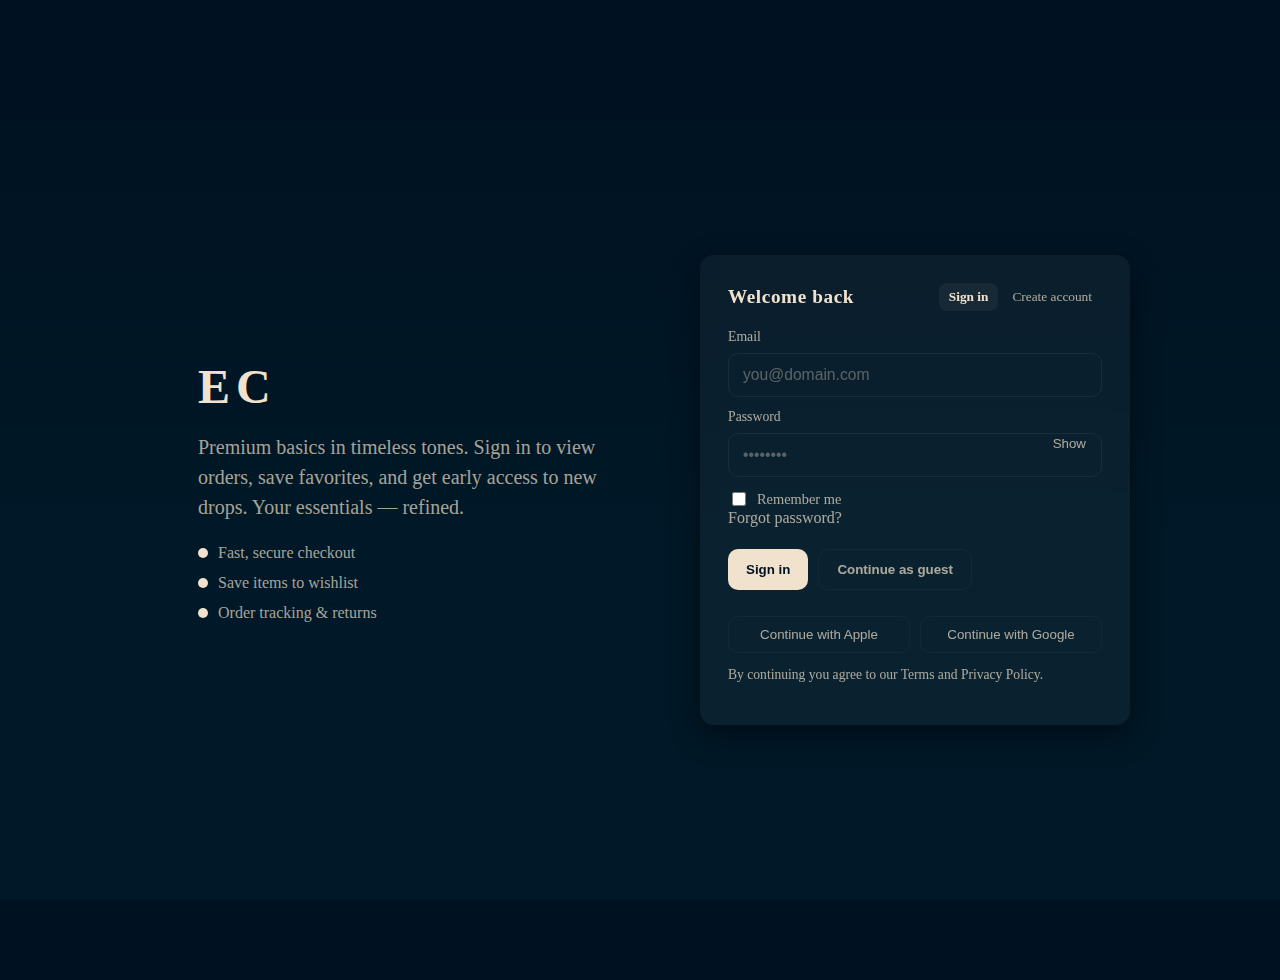
<file: account.html>
<!DOCTYPE html>
<html lang="en">
  <head>
    <meta charset="UTF-8" />
    <meta name="viewport" content="width=device-width, initial-scale=1.0" />
    <title>EC — Account</title>
    <link rel="stylesheet" href="css/account.css" />
  </head>
  <body>
    <main class="account-wrap" id="accountWrap" aria-live="polite">
      <!-- Left editorial -->
      <section class="account-hero" aria-hidden="true">
        <div class="brand">EC</div>
        <div class="lead">
          Premium basics in timeless tones. Sign in to view orders, save
          favorites, and get early access to new drops. Your essentials —
          refined.
        </div>

        <div class="benefits">
          <div class="benefit">
            <span class="dot"></span>
            <div>Fast, secure checkout</div>
          </div>
          <div class="benefit">
            <span class="dot"></span>
            <div>Save items to wishlist</div>
          </div>
          <div class="benefit">
            <span class="dot"></span>
            <div>Order tracking & returns</div>
          </div>
        </div>
      </section>

      <!-- Panel -->
      <aside class="account-panel" aria-labelledby="panelTitle">
        <div class="panel-head">
          <div class="panel-title" id="panelTitle">Welcome back</div>
          <div class="toggle-links" role="tablist" aria-label="Authentication">
            <button
              id="tab-signin"
              class="active"
              role="tab"
              aria-selected="true"
            >
              Sign in
            </button>
            <button id="tab-signup" role="tab" aria-selected="false">
              Create account
            </button>
          </div>
        </div>

        <!-- Sign in form -->
        <form id="form-signin" novalidate>
          <div class="field">
            <label for="si-email">Email</label>
            <input
              id="si-email"
              name="email"
              type="email"
              placeholder="you@domain.com"
              required
            />
          </div>

          <div class="field pw-wrap">
            <label for="si-password">Password</label>
            <input
              id="si-password"
              name="password"
              type="password"
              placeholder="••••••••"
              required
              minlength="6"
            />
            <button
              type="button"
              class="pw-toggle"
              data-target="si-password"
              aria-label="Show password"
            >
              Show
            </button>
          </div>

          <div class="actions">
            <div class="secondary">
              <label
                style="
                  display: flex;
                  align-items: center;
                  gap: 8px;
                  cursor: pointer;
                "
              >
                <input
                  id="remember"
                  type="checkbox"
                  style="width: 14px; height: 14px; accent-color: #f0e2cc"
                />
                <span style="font-size: 0.9rem; color: var(--muted)"
                  >Remember me</span
                >
              </label>
            </div>

            <div>
              <a class="muted-link" href="#" id="forgotLink"
                >Forgot password?</a
              >
            </div>
          </div>

          <div class="form-actions">
            <button type="submit" class="btn">Sign in</button>
            <button type="button" class="btn ghost" id="guestBtn">
              Continue as guest
            </button>
          </div>

          <div
            id="si-error"
            class="form-error"
            role="status"
            aria-live="polite"
            hidden
          ></div>

          <div class="socials">
            <button type="button">Continue with Apple</button>
            <button type="button">Continue with Google</button>
          </div>
        </form>

        <!-- Sign up form -->
        <form id="form-signup" style="display: none" novalidate>
          <div class="row">
            <div class="field">
              <label for="su-first">First name</label>
              <input
                id="su-first"
                name="first"
                type="text"
                placeholder="First"
                required
              />
            </div>
            <div class="field">
              <label for="su-last">Last name</label>
              <input
                id="su-last"
                name="last"
                type="text"
                placeholder="Last"
                required
              />
            </div>
          </div>

          <div class="field">
            <label for="su-email">Email</label>
            <input
              id="su-email"
              name="email"
              type="email"
              placeholder="you@domain.com"
              required
            />
          </div>

          <div class="field pw-wrap">
            <label for="su-password">Create password</label>
            <input
              id="su-password"
              name="password"
              type="password"
              placeholder="••••••••"
              required
              minlength="6"
            />
            <button
              type="button"
              class="pw-toggle"
              data-target="su-password"
              aria-label="Show password"
            >
              Show
            </button>
          </div>

          <div class="field">
            <label for="su-news">Subscribe</label>
            <select id="su-news">
              <option value="no">No thanks</option>
              <option value="yes">Yes — share exclusive updates</option>
            </select>
          </div>

          <div class="form-actions">
            <button type="submit" class="btn">Create account</button>
            <button type="button" class="btn ghost" id="cancelSignup">
              Cancel
            </button>
          </div>

          <div
            id="su-error"
            class="form-error"
            role="status"
            aria-live="polite"
            hidden
          ></div>
        </form>

        <p class="terms">
          By continuing you agree to our
          <a class="muted-link" href="#">Terms</a> and
          <a class="muted-link" href="#">Privacy Policy</a>.
        </p>
      </aside>
    </main>

    <script src="js/account.js"></script>
  </body>
</html>
</file>
<file: css/account.css>
:root {
  --bg-color: #001121;
  --panel: rgba(255, 255, 255, 0.04);
  --accent: #f0e2cc;
  --muted: rgba(240, 226, 204, 0.7);
  --radius: 14px;
  --glass-blur: 8px;
  --max-width: 980px;
}

html,
body {
  height: 100%;
}
body {
  margin: 0;
  font-family: "Times New Roman", Times, serif;
  background: linear-gradient(180deg, #001121 0%, #001827 60%);
  color: var(--accent);
  display: flex;
  align-items: center;
  justify-content: center;
  padding: 40px 20px;
}

/* Layout */
.account-wrap {
  width: 100%;
  max-width: var(--max-width);
  display: grid;
  grid-template-columns: 1fr 430px;
  gap: 48px;
  align-items: center;
  opacity: 0;
  transform: translateY(12px);
  transition: opacity 0.6s ease, transform 0.6s ease;
}
.account-wrap.visible {
  opacity: 1;
  transform: none;
}

.account-hero {
  padding: 48px;
}
.brand {
  font-size: 48px;
  font-weight: 900;
  letter-spacing: 6px;
  margin-bottom: 18px;
}
.lead {
  font-size: 20px;
  color: var(--muted);
  margin-bottom: 22px;
  line-height: 1.5;
}
.benefits {
  display: grid;
  gap: 12px;
}
.benefit {
  display: flex;
  align-items: center;
  gap: 10px;
  color: var(--muted);
}
.dot {
  width: 10px;
  height: 10px;
  border-radius: 50%;
  background: var(--accent);
}

.account-panel {
  background: var(--panel);
  border-radius: var(--radius);
  padding: 28px;
  backdrop-filter: blur(var(--glass-blur));
  box-shadow: 0 10px 30px rgba(0, 0, 0, 0.45);
}

/* Panel */
.panel-head {
  display: flex;
  justify-content: space-between;
  align-items: center;
  margin-bottom: 18px;
}
.panel-title {
  font-size: 1.2rem;
  font-weight: 700;
  letter-spacing: 0.6px;
}
.toggle-links button {
  background: none;
  border: 0;
  color: var(--muted);
  cursor: pointer;
  font-family: inherit;
  padding: 6px 10px;
  border-radius: 8px;
}
.toggle-links button.active {
  background: rgba(240, 226, 204, 0.06);
  color: var(--accent);
  font-weight: 700;
}

/* Forms */
form {
  display: flex;
  flex-direction: column;
  gap: 12px;
}
.field {
  display: flex;
  flex-direction: column;
  gap: 8px;
}
label {
  font-size: 0.86rem;
  color: var(--muted);
}
input,
select {
  background: transparent;
  border: 1px solid rgba(255, 255, 255, 0.06);
  color: var(--accent);
  padding: 12px 14px;
  border-radius: 10px;
  font-size: 0.98rem;
}
input:focus {
  border-color: rgba(240, 226, 204, 0.18);
  box-shadow: 0 0 0 3px rgba(240, 226, 204, 0.05);
  outline: none;
}
input::placeholder {
  color: rgba(240, 226, 204, 0.35);
}

.pw-wrap {
  position: relative;
}
.pw-toggle {
  position: absolute;
  right: 10px;
  top: 50%;
  transform: translateY(-50%);
  background: none;
  border: 0;
  color: var(--muted);
  cursor: pointer;
}

/* Buttons */
.btn {
  background: var(--accent);
  color: #001121;
  border: 0;
  padding: 12px 18px;
  border-radius: 10px;
  cursor: pointer;
  font-weight: 700;
}
.btn.ghost {
  background: transparent;
  color: var(--muted);
  border: 1px solid rgba(255, 255, 255, 0.04);
}
.form-actions {
  display: flex;
  gap: 10px;
  margin-top: 10px;
}

.socials {
  display: flex;
  gap: 10px;
  margin-top: 14px;
}
.socials button {
  flex: 1;
  border-radius: 10px;
  background: transparent;
  color: var(--muted);
  border: 1px solid rgba(255, 255, 255, 0.04);
  padding: 10px;
  cursor: pointer;
}

.form-error {
  color: #ffb3b3;
  font-size: 0.9rem;
  margin-top: 4px;
}

.terms {
  font-size: 0.85rem;
  color: var(--muted);
  margin-top: 14px;
}
.muted-link {
  color: var(--muted);
  text-decoration: none;
}
.muted-link:hover {
  color: var(--accent);
}

@media (max-width: 980px) {
  .account-wrap {
    grid-template-columns: 1fr;
    padding: 0 10px;
  }
  .account-hero {
    order: 2;
    padding: 20px 0;
    text-align: center;
  }
}

/* ------------------- RESPONSIVE POLISHED VERSION ------------------- */

/* ✅ Base tweak for all screens under 1200px */
@media (max-width: 1200px) {
  body {
    padding: 30px 24px;
  }
  .account-wrap {
    gap: 40px;
  }
  .brand {
    font-size: 44px;
  }
  .lead {
    font-size: 18px;
  }
}

/* ✅ Tablet layout (≤ 992px) */
@media (max-width: 992px) {
  body {
    padding: 24px 16px;
  }

  .account-wrap {
    padding: 0;
    grid-template-columns: 1fr;
    gap: 40px;
    justify-items: center;
    justify-content: center;
  }

  .account-hero {
    display: none;
  }

  .brand {
    font-size: 42px;
    letter-spacing: 5px;
    margin-bottom: 10px;
  }

  .lead {
    font-size: 17px;
    margin-bottom: 18px;
  }

  .benefits {
    gap: 10px;
  }

  .benefit {
    justify-content: center;
    font-size: 0.95rem;
  }

  .account-panel {
    width: 100%;
    max-width: 420px;
    margin: 0 auto;
    padding: 26px;
  }

  .form-actions {
    flex-direction: column;
  }

  .socials {
    flex-direction: column;
  }

  .socials button {
    width: 100%;
  }
}

/* ✅ Mobile layout (≤ 768px) */
@media (max-width: 768px) {
  body {
    padding: 20px 12px;
  }

  .account-wrap {
    gap: 32px;
  }
  .account-hero {
    display: none;
  }

  .account-panel {
    max-width: 400px;
    padding: 22px 20px;
    border-radius: 12px;
  }

  .brand {
    font-size: 34px;
    letter-spacing: 3px;
  }

  .lead {
    font-size: 16px;
    line-height: 1.5;
  }

  .benefit {
    font-size: 0.9rem;
  }

  .panel-title {
    font-size: 1.05rem;
  }

  input,
  select {
    font-size: 0.95rem;
    padding: 10px 12px;
  }

  .btn {
    width: 100%;
    padding: 12px;
  }

  .form-actions {
    gap: 8px;
  }

  .terms {
    text-align: center;
  }
}

/* ✅ Small phones (≤ 576px) */
@media (max-width: 576px) {
  body {
    padding: 16px;
  }

  .account-wrap {
    gap: 28px;
  }

  .account-panel {
    padding: 18px;
    max-width: 95%;
  }

  .brand {
    font-size: 28px;
    margin-bottom: 8px;
  }

  .lead {
    font-size: 15px;
  }

  .benefit {
    font-size: 0.85rem;
  }

  label {
    font-size: 0.8rem;
  }

  .btn {
    font-size: 0.9rem;
  }

  .terms {
    font-size: 0.8rem;
    margin-top: 10px;
  }
}

/* ✅ Very small devices (≤ 400px) */
@media (max-width: 400px) {
  .brand {
    font-size: 24px;
  }

  .lead {
    font-size: 14px;
  }

  .account-panel {
    padding: 16px;
  }

  input,
  select {
    font-size: 0.85rem;
    padding: 8px 10px;
  }

  .btn {
    font-size: 0.85rem;
    padding: 10px;
  }
}
</file>
